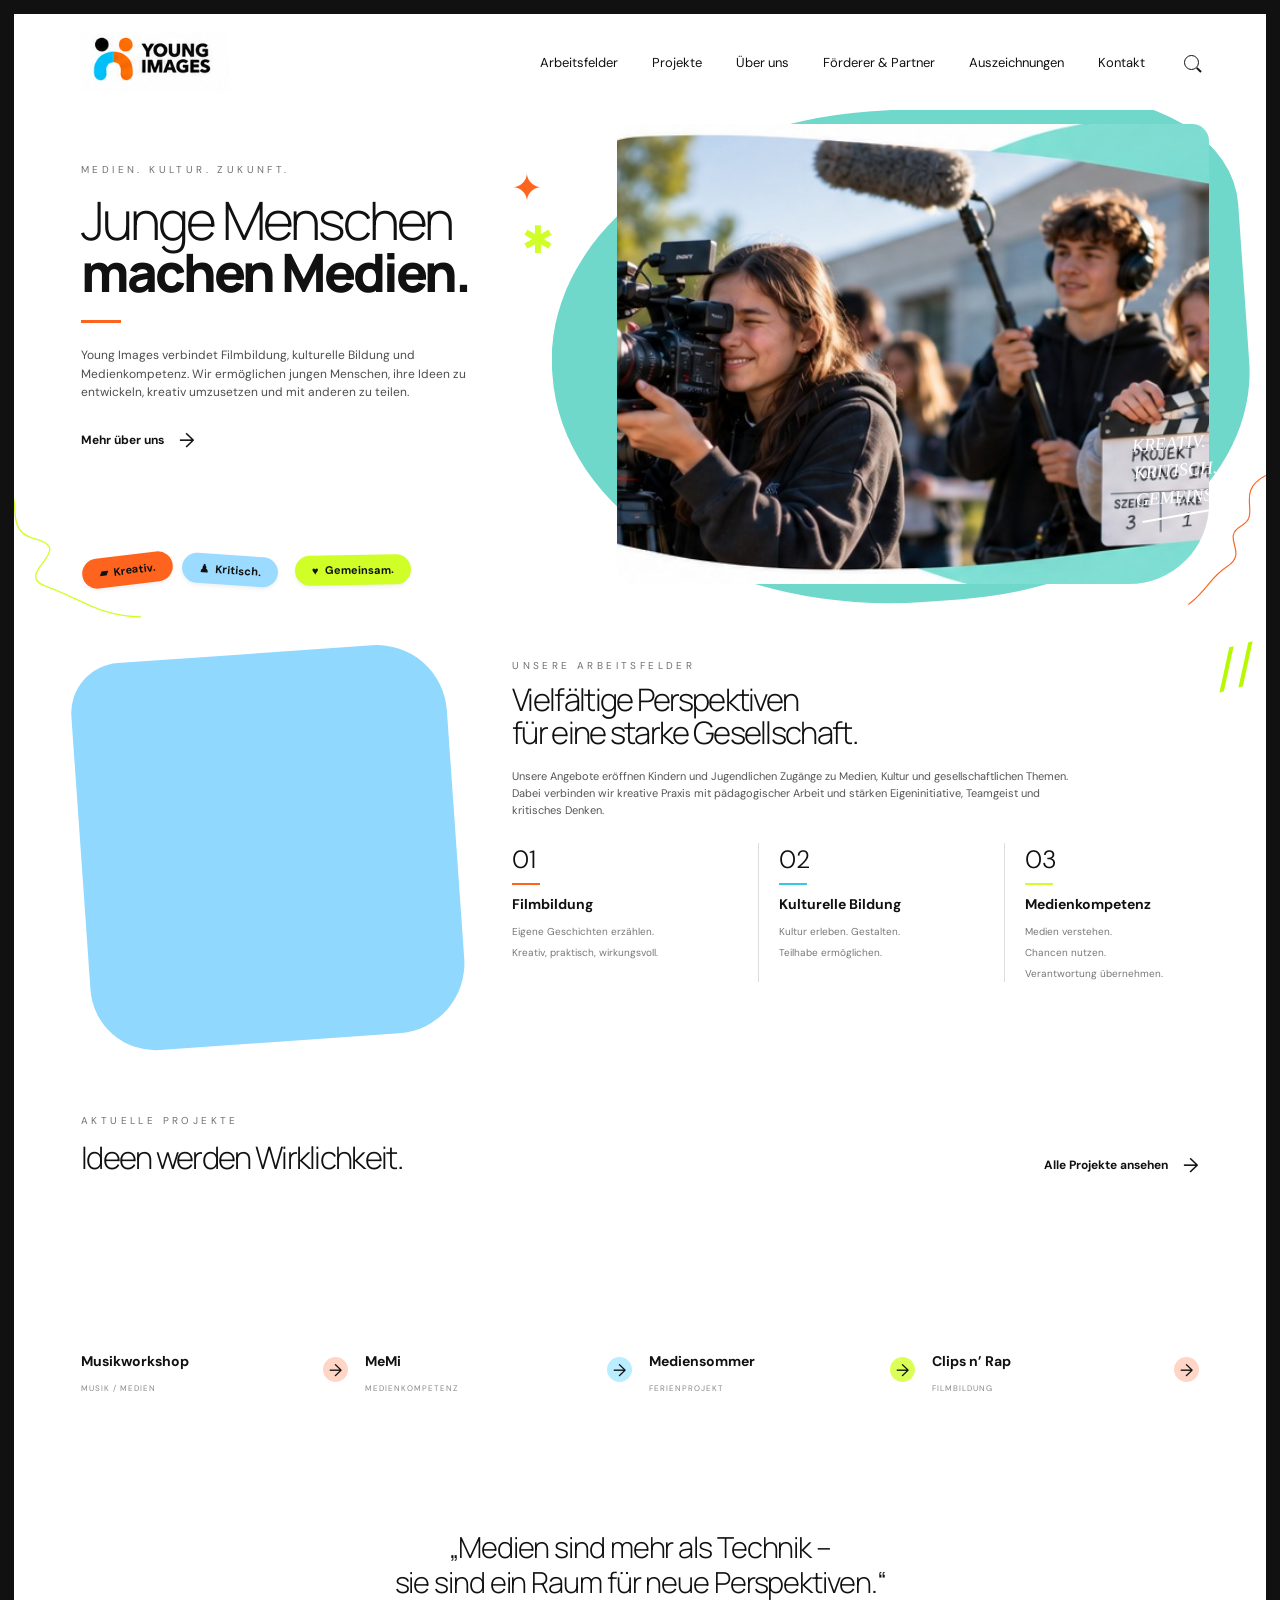
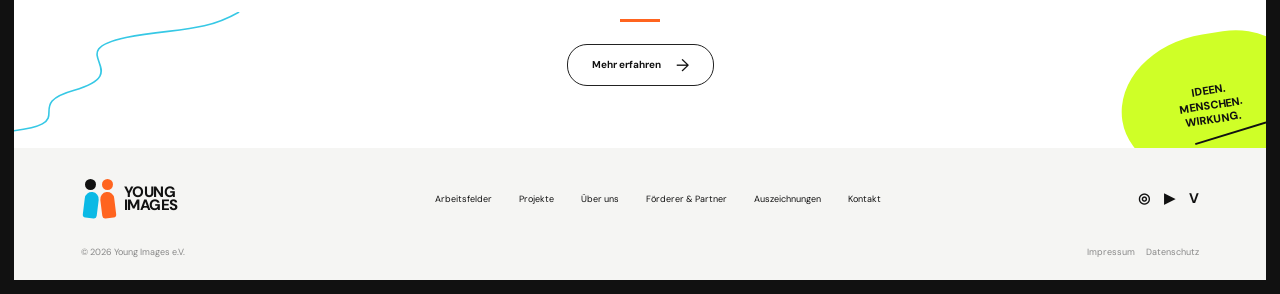
<file: index.html>
<!doctype html>
<html lang="de">
<head>
<meta charset="utf-8">
<meta name="viewport" content="width=device-width, initial-scale=1">
<title>Young Images – Junge Menschen machen Medien.</title>
<link rel="stylesheet" href="css/style.css">
</head>
<body>
<div class="site">

<header>
  <a class="logo" href="#">
    <img class="logo-image" src="assets/young-images-logo.png" alt="Young Images">
  </a>
  <nav>
    <a href="#arbeitsfelder">Arbeitsfelder</a>
    <a href="#projekte">Projekte</a>
    <a href="#ueber-uns">Über uns</a>
    <a href="#partner">Förderer &amp; Partner</a>
    <a href="#auszeichnungen">Auszeichnungen</a>
    <a href="#kontakt">Kontakt</a>
    <span class="search"></span>
  </nav>
</header>

<section class="hero">
  <div class="hero-copy">
    <div class="eyebrow">MEDIEN. KULTUR. ZUKUNFT.</div>
    <h1>Junge Menschen<br><strong>machen Medien.</strong></h1>
    <div class="line orange-line"></div>
    <p>Young Images verbindet Filmbildung, kulturelle Bildung und Medienkompetenz. Wir ermöglichen jungen Menschen, ihre Ideen zu entwickeln, kreativ umzusetzen und mit anderen zu teilen.</p>
    <a class="link" href="#ueber-uns">Mehr über uns <b>→</b></a>
    <span class="star orange-star">✦</span>
    <span class="star lime-star">✱</span>
    <svg class="scribble left" viewBox="0 0 190 180"><path d="M0 25 C70 0 15 65 63 77 C116 90 35 119 78 134 C118 148 142 170 190 170"/></svg>
  </div>

  <div class="hero-media">
    <div class="blob hero-blob"></div>
    <div class="hero-photo"></div>
    <div class="hand">KREATIV.<br>KRITISCH.<br>GEMEINSAM.<span></span></div>
    <svg class="scribble right" viewBox="0 0 120 190"><path d="M110 5 C65 28 105 59 76 75 C46 92 87 112 56 132 C31 148 29 165 2 185"/></svg>
  </div>

  <div class="tags">
    <span class="tag orange-tag">▰ &nbsp;Kreativ.</span>
    <span class="tag blue-tag">♟ &nbsp;Kritisch.</span>
    <span class="tag lime-tag">♥ &nbsp;Gemeinsam.</span>
  </div>
</section>

<section class="work" id="arbeitsfelder">
  <div class="work-image-wrap">
    <div class="blob work-blob"></div>
    <div class="work-photo"></div>
  </div>
  <div class="work-content">
    <div class="eyebrow">UNSERE ARBEITSFELDER</div>
    <h2>Vielfältige Perspektiven<br>für eine starke Gesellschaft.</h2>
    <p>Unsere Angebote eröffnen Kindern und Jugendlichen Zugänge zu Medien, Kultur und gesellschaftlichen Themen. Dabei verbinden wir kreative Praxis mit pädagogischer Arbeit und stärken Eigeninitiative, Teamgeist und kritisches Denken.</p>
    <div class="fields">
      <article><div class="number orange-under">01</div><h3>Filmbildung</h3><small>Eigene Geschichten erzählen.<br>Kreativ, praktisch, wirkungsvoll.</small></article>
      <article><div class="number blue-under">02</div><h3>Kulturelle Bildung</h3><small>Kultur erleben. Gestalten.<br>Teilhabe ermöglichen.</small></article>
      <article><div class="number lime-under">03</div><h3>Medienkompetenz</h3><small>Medien verstehen.<br>Chancen nutzen.<br>Verantwortung übernehmen.</small></article>
    </div>
    <span class="work-spark">╱╱</span>
  </div>
</section>

<section class="projects" id="projekte">
  <div class="section-head">
    <div><div class="eyebrow">AKTUELLE PROJEKTE</div><h2>Ideen werden Wirklichkeit.</h2></div>
    <a class="link" href="#">Alle Projekte ansehen <b>→</b></a>
  </div>
  <div class="project-grid">
    <a class="project" href="#"><div class="p-photo p1"></div><div class="p-bottom"><div><h3>Musikworkshop</h3><small>MUSIK / MEDIEN</small></div><span class="arrow orange-bg">→</span></div></a>
    <a class="project" href="#"><div class="p-photo p2"></div><div class="p-bottom"><div><h3>MeMi</h3><small>MEDIENKOMPETENZ</small></div><span class="arrow blue-bg">→</span></div></a>
    <a class="project" href="#"><div class="p-photo p3"></div><div class="p-bottom"><div><h3>Mediensommer</h3><small>FERIENPROJEKT</small></div><span class="arrow lime-bg">→</span></div></a>
    <a class="project" href="#"><div class="p-photo p4"></div><div class="p-bottom"><div><h3>Clips n’ Rap</h3><small>FILMBILDUNG</small></div><span class="arrow orange-bg">→</span></div></a>
  </div>
</section>

<section class="statement" id="ueber-uns">
  <svg class="bottom-scribble" viewBox="0 0 260 150"><path d="M0 128 C100 120 22 100 83 83 C151 63 67 42 138 27 C190 17 220 22 258 0"/></svg>
  <div class="idea">IDEEN.<br>MENSCHEN.<br>WIRKUNG.<span></span></div>
  <blockquote>„Medien sind mehr als Technik –<br>sie sind ein Raum für neue Perspektiven.“</blockquote>
  <div class="line orange-line"></div>
  <a class="button" href="#">Mehr erfahren <b>→</b></a>
</section>

<footer id="kontakt">
  <div class="footer-top">
    <a class="logo" href="#"><span class="mark"><i class="black"></i><i class="orange"></i><i class="blue"></i><i class="orange-body"></i></span><span>YOUNG<br>IMAGES</span></a>
    <div class="footer-nav">
      <a href="#arbeitsfelder">Arbeitsfelder</a><a href="#projekte">Projekte</a><a href="#ueber-uns">Über uns</a><a href="#partner">Förderer &amp; Partner</a><a href="#auszeichnungen">Auszeichnungen</a><a href="#kontakt">Kontakt</a>
    </div>
    <div class="social">◎　▶　V</div>
  </div>
  <div class="footer-bottom"><span>© 2026 Young Images e.V.</span><span>Impressum　 Datenschutz</span></div>
</footer>

</div>
<script src="js/main.js"></script>
</body>
</html>
</file>
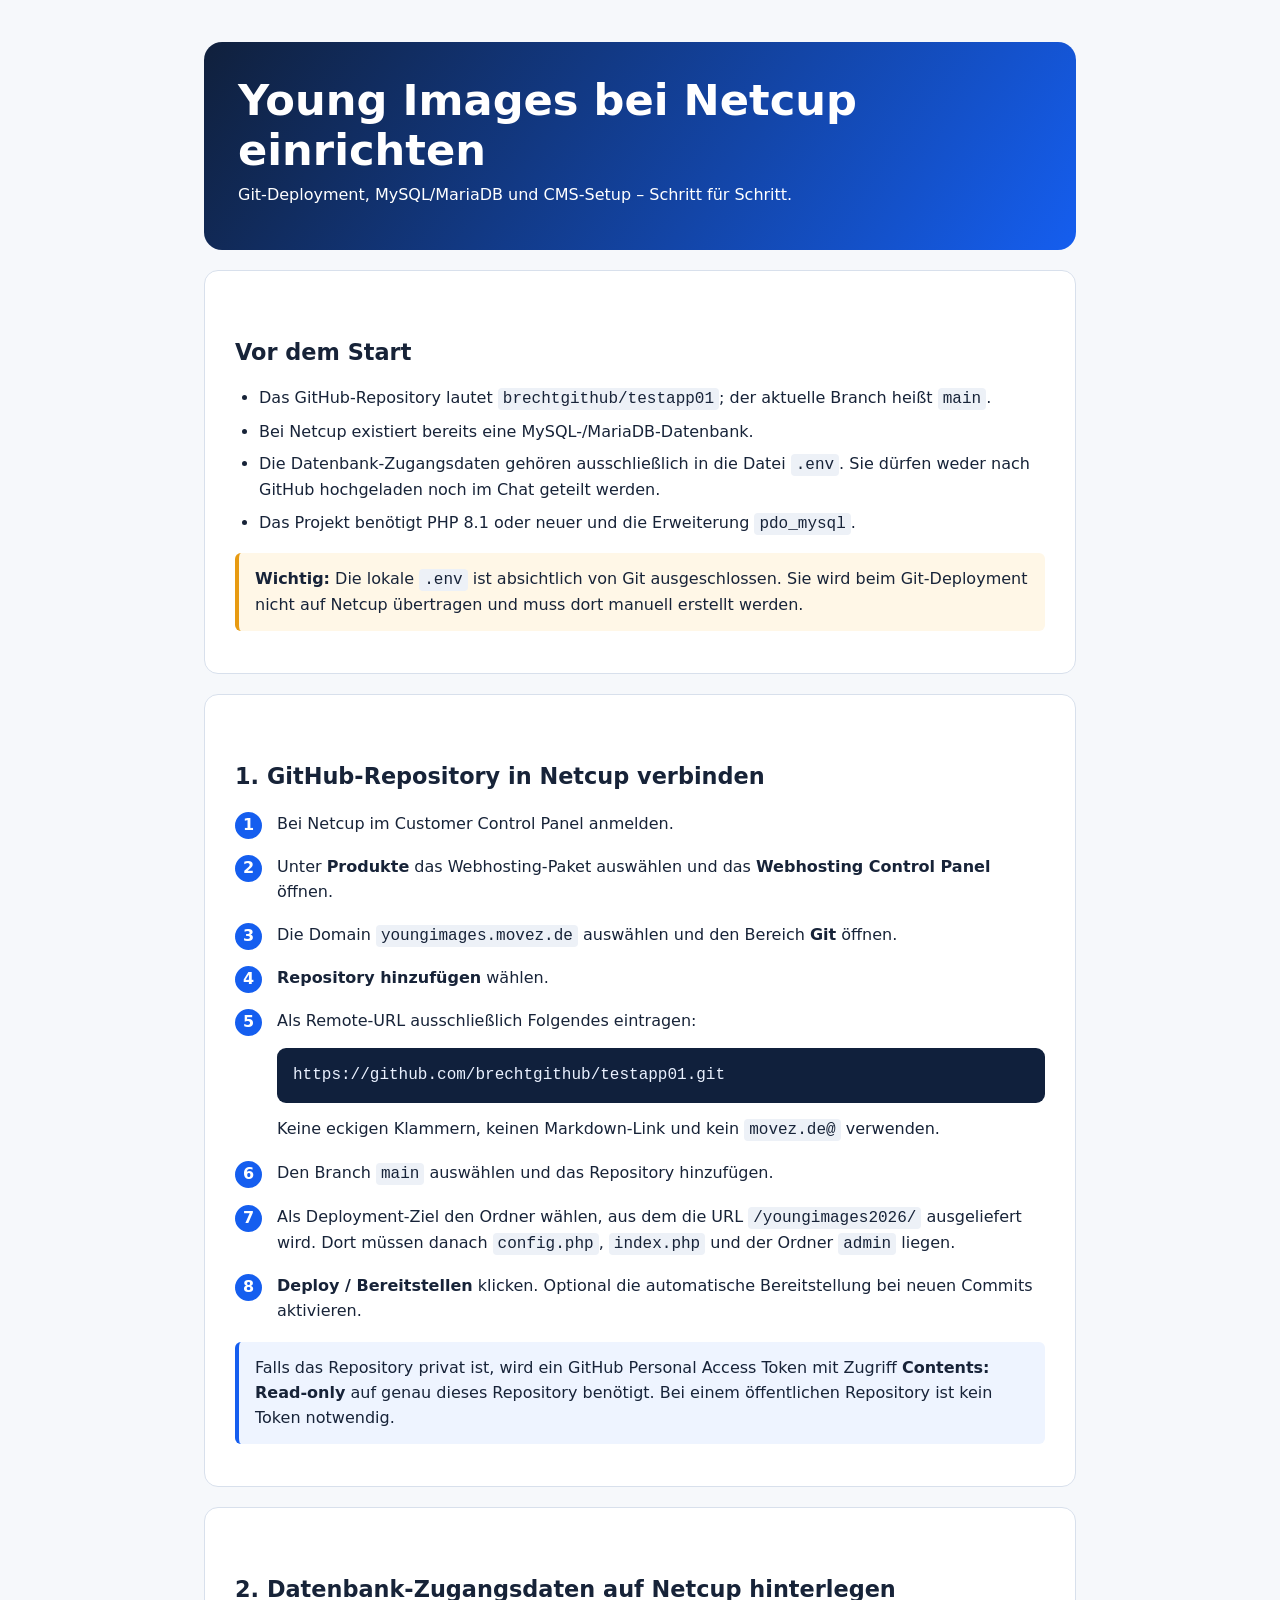
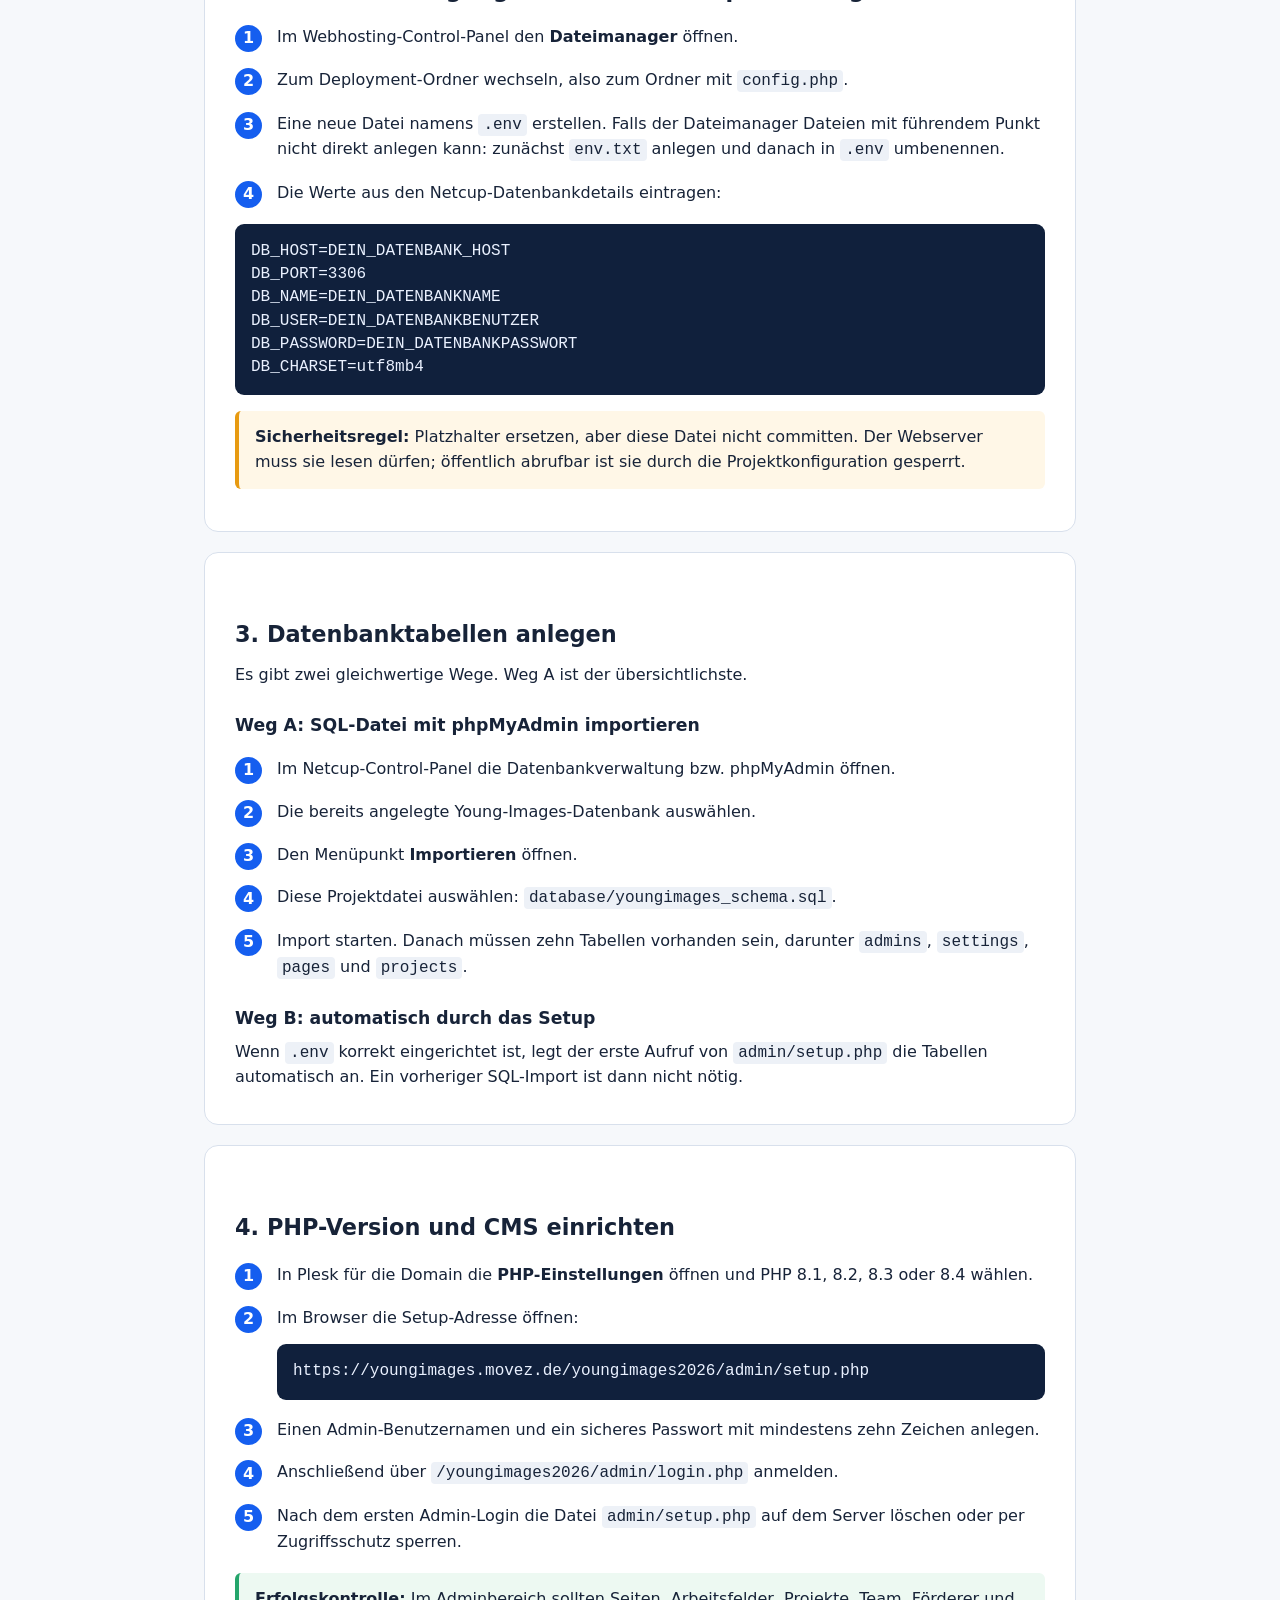
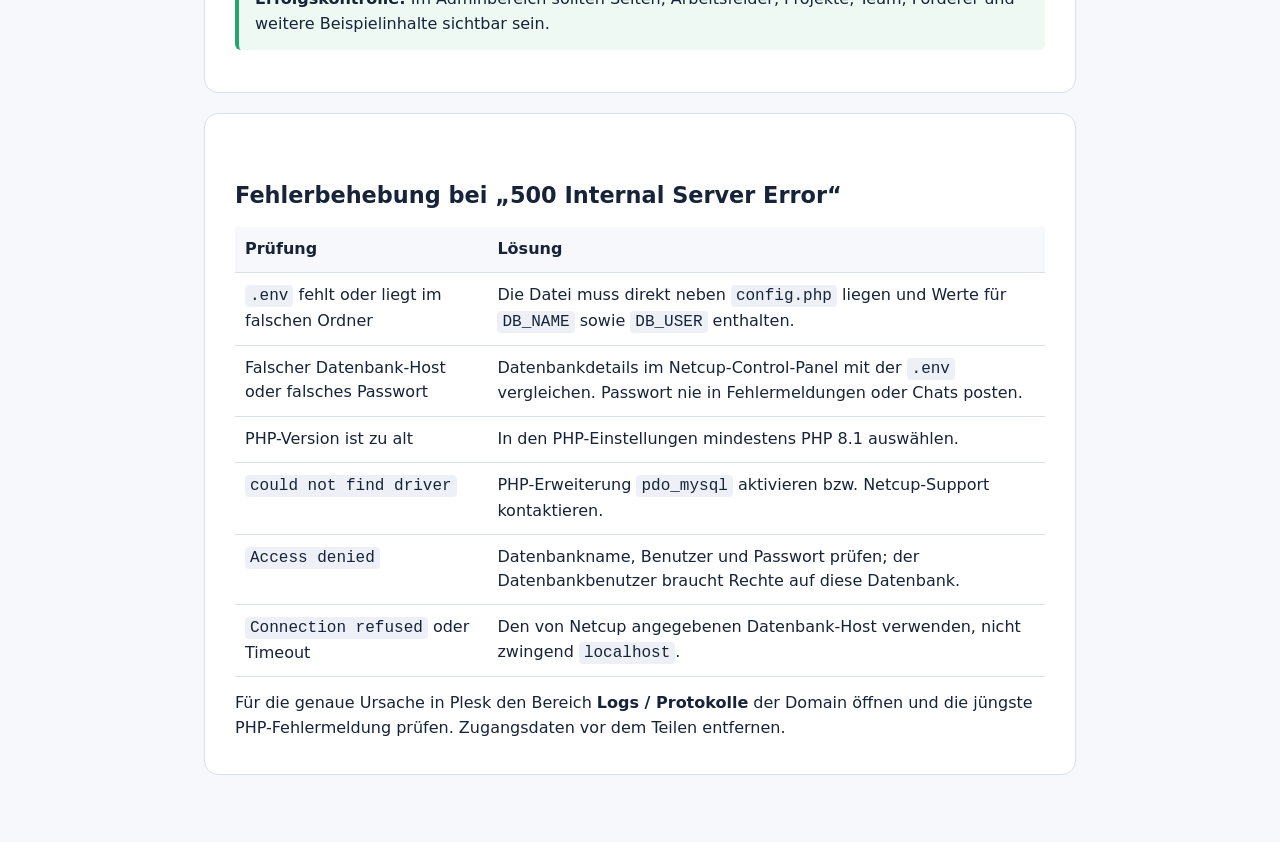
<file: docs/netcup-setup-anleitung.html>
<!doctype html>
<html lang="de">
<head>
  <meta charset="utf-8">
  <meta name="viewport" content="width=device-width, initial-scale=1">
  <title>Young Images – Netcup-Setup-Anleitung</title>
  <style>
    :root { --ink:#172338; --blue:#155eef; --pale:#eef4ff; --line:#d8e0ec; --ok:#087443; --warn:#9a5b00; }
    * { box-sizing:border-box; }
    body { margin:0; font:16px/1.55 system-ui,-apple-system,"Segoe UI",sans-serif; color:var(--ink); background:#f6f8fb; }
    main { max-width:920px; margin:42px auto; padding:0 24px 48px; }
    header { padding:34px; color:white; background:linear-gradient(125deg,#10203c,#155eef); border-radius:18px; }
    h1 { margin:0 0 8px; font-size:clamp(1.8rem,4vw,2.7rem); line-height:1.15; }
    h2 { margin:38px 0 12px; font-size:1.4rem; }
    h3 { margin:24px 0 8px; font-size:1.08rem; }
    section { background:white; border:1px solid var(--line); border-radius:14px; padding:26px 30px; margin-top:20px; }
    p { margin:8px 0; }
    ol,ul { padding-left:24px; }
    li { margin:8px 0; }
    code,pre { font-family:ui-monospace,SFMono-Regular,Consolas,monospace; }
    code { padding:2px 5px; background:#edf1f7; border-radius:4px; }
    pre { overflow:auto; margin:14px 0; padding:16px; color:#eaf1ff; background:#10203c; border-radius:9px; line-height:1.45; }
    .note { padding:14px 16px; margin:16px 0; border-left:4px solid var(--blue); background:var(--pale); border-radius:6px; }
    .warning { border-color:#e79a11; background:#fff7e7; }
    .ok { border-color:#24a56b; background:#edf9f2; }
    .steps { counter-reset:step; list-style:none; padding:0; }
    .steps > li { position:relative; padding-left:42px; margin:18px 0; }
    .steps > li::before { counter-increment:step; content:counter(step); position:absolute; left:0; top:0; display:grid; place-items:center; width:27px; height:27px; color:white; font-weight:700; background:var(--blue); border-radius:50%; }
    table { width:100%; border-collapse:collapse; margin:14px 0; }
    th,td { padding:10px; text-align:left; border-bottom:1px solid var(--line); vertical-align:top; }
    th { background:#f6f8fb; }
    @media print { body { background:white; } main { max-width:none; margin:0; } section { break-inside:avoid; } }
  </style>
</head>
<body>
<main>
  <header>
    <h1>Young Images bei Netcup einrichten</h1>
    <p>Git-Deployment, MySQL/MariaDB und CMS-Setup – Schritt für Schritt.</p>
  </header>

  <section>
    <h2>Vor dem Start</h2>
    <ul>
      <li>Das GitHub-Repository lautet <code>brechtgithub/testapp01</code>; der aktuelle Branch heißt <code>main</code>.</li>
      <li>Bei Netcup existiert bereits eine MySQL-/MariaDB-Datenbank.</li>
      <li>Die Datenbank-Zugangsdaten gehören ausschließlich in die Datei <code>.env</code>. Sie dürfen weder nach GitHub hochgeladen noch im Chat geteilt werden.</li>
      <li>Das Projekt benötigt PHP 8.1 oder neuer und die Erweiterung <code>pdo_mysql</code>.</li>
    </ul>
    <div class="note warning"><strong>Wichtig:</strong> Die lokale <code>.env</code> ist absichtlich von Git ausgeschlossen. Sie wird beim Git-Deployment nicht auf Netcup übertragen und muss dort manuell erstellt werden.</div>
  </section>

  <section>
    <h2>1. GitHub-Repository in Netcup verbinden</h2>
    <ol class="steps">
      <li>Bei Netcup im Customer Control Panel anmelden.</li>
      <li>Unter <strong>Produkte</strong> das Webhosting-Paket auswählen und das <strong>Webhosting Control Panel</strong> öffnen.</li>
      <li>Die Domain <code>youngimages.movez.de</code> auswählen und den Bereich <strong>Git</strong> öffnen.</li>
      <li><strong>Repository hinzufügen</strong> wählen.</li>
      <li>Als Remote-URL ausschließlich Folgendes eintragen:
        <pre>https://github.com/brechtgithub/testapp01.git</pre>
        Keine eckigen Klammern, keinen Markdown-Link und kein <code>movez.de@</code> verwenden.
      </li>
      <li>Den Branch <code>main</code> auswählen und das Repository hinzufügen.</li>
      <li>Als Deployment-Ziel den Ordner wählen, aus dem die URL <code>/youngimages2026/</code> ausgeliefert wird. Dort müssen danach <code>config.php</code>, <code>index.php</code> und der Ordner <code>admin</code> liegen.</li>
      <li><strong>Deploy / Bereitstellen</strong> klicken. Optional die automatische Bereitstellung bei neuen Commits aktivieren.</li>
    </ol>
    <div class="note">Falls das Repository privat ist, wird ein GitHub Personal Access Token mit Zugriff <strong>Contents: Read-only</strong> auf genau dieses Repository benötigt. Bei einem öffentlichen Repository ist kein Token notwendig.</div>
  </section>

  <section>
    <h2>2. Datenbank-Zugangsdaten auf Netcup hinterlegen</h2>
    <ol class="steps">
      <li>Im Webhosting-Control-Panel den <strong>Dateimanager</strong> öffnen.</li>
      <li>Zum Deployment-Ordner wechseln, also zum Ordner mit <code>config.php</code>.</li>
      <li>Eine neue Datei namens <code>.env</code> erstellen. Falls der Dateimanager Dateien mit führendem Punkt nicht direkt anlegen kann: zunächst <code>env.txt</code> anlegen und danach in <code>.env</code> umbenennen.</li>
      <li>Die Werte aus den Netcup-Datenbankdetails eintragen:</li>
    </ol>
    <pre>DB_HOST=DEIN_DATENBANK_HOST
DB_PORT=3306
DB_NAME=DEIN_DATENBANKNAME
DB_USER=DEIN_DATENBANKBENUTZER
DB_PASSWORD=DEIN_DATENBANKPASSWORT
DB_CHARSET=utf8mb4</pre>
    <div class="note warning"><strong>Sicherheitsregel:</strong> Platzhalter ersetzen, aber diese Datei nicht committen. Der Webserver muss sie lesen dürfen; öffentlich abrufbar ist sie durch die Projektkonfiguration gesperrt.</div>
  </section>

  <section>
    <h2>3. Datenbanktabellen anlegen</h2>
    <p>Es gibt zwei gleichwertige Wege. Weg A ist der übersichtlichste.</p>
    <h3>Weg A: SQL-Datei mit phpMyAdmin importieren</h3>
    <ol class="steps">
      <li>Im Netcup-Control-Panel die Datenbankverwaltung bzw. phpMyAdmin öffnen.</li>
      <li>Die bereits angelegte Young-Images-Datenbank auswählen.</li>
      <li>Den Menüpunkt <strong>Importieren</strong> öffnen.</li>
      <li>Diese Projektdatei auswählen: <code>database/youngimages_schema.sql</code>.</li>
      <li>Import starten. Danach müssen zehn Tabellen vorhanden sein, darunter <code>admins</code>, <code>settings</code>, <code>pages</code> und <code>projects</code>.</li>
    </ol>
    <h3>Weg B: automatisch durch das Setup</h3>
    <p>Wenn <code>.env</code> korrekt eingerichtet ist, legt der erste Aufruf von <code>admin/setup.php</code> die Tabellen automatisch an. Ein vorheriger SQL-Import ist dann nicht nötig.</p>
  </section>

  <section>
    <h2>4. PHP-Version und CMS einrichten</h2>
    <ol class="steps">
      <li>In Plesk für die Domain die <strong>PHP-Einstellungen</strong> öffnen und PHP 8.1, 8.2, 8.3 oder 8.4 wählen.</li>
      <li>Im Browser die Setup-Adresse öffnen:
        <pre>https://youngimages.movez.de/youngimages2026/admin/setup.php</pre>
      </li>
      <li>Einen Admin-Benutzernamen und ein sicheres Passwort mit mindestens zehn Zeichen anlegen.</li>
      <li>Anschließend über <code>/youngimages2026/admin/login.php</code> anmelden.</li>
      <li>Nach dem ersten Admin-Login die Datei <code>admin/setup.php</code> auf dem Server löschen oder per Zugriffsschutz sperren.</li>
    </ol>
    <div class="note ok"><strong>Erfolgskontrolle:</strong> Im Adminbereich sollten Seiten, Arbeitsfelder, Projekte, Team, Förderer und weitere Beispielinhalte sichtbar sein.</div>
  </section>

  <section>
    <h2>Fehlerbehebung bei „500 Internal Server Error“</h2>
    <table>
      <thead><tr><th>Prüfung</th><th>Lösung</th></tr></thead>
      <tbody>
        <tr><td><code>.env</code> fehlt oder liegt im falschen Ordner</td><td>Die Datei muss direkt neben <code>config.php</code> liegen und Werte für <code>DB_NAME</code> sowie <code>DB_USER</code> enthalten.</td></tr>
        <tr><td>Falscher Datenbank-Host oder falsches Passwort</td><td>Datenbankdetails im Netcup-Control-Panel mit der <code>.env</code> vergleichen. Passwort nie in Fehlermeldungen oder Chats posten.</td></tr>
        <tr><td>PHP-Version ist zu alt</td><td>In den PHP-Einstellungen mindestens PHP 8.1 auswählen.</td></tr>
        <tr><td><code>could not find driver</code></td><td>PHP-Erweiterung <code>pdo_mysql</code> aktivieren bzw. Netcup-Support kontaktieren.</td></tr>
        <tr><td><code>Access denied</code></td><td>Datenbankname, Benutzer und Passwort prüfen; der Datenbankbenutzer braucht Rechte auf diese Datenbank.</td></tr>
        <tr><td><code>Connection refused</code> oder Timeout</td><td>Den von Netcup angegebenen Datenbank-Host verwenden, nicht zwingend <code>localhost</code>.</td></tr>
      </tbody>
    </table>
    <p>Für die genaue Ursache in Plesk den Bereich <strong>Logs / Protokolle</strong> der Domain öffnen und die jüngste PHP-Fehlermeldung prüfen. Zugangsdaten vor dem Teilen entfernen.</p>
  </section>
</main>
</body>
</html>
</file>
<file: css/style.css>
@import url('https://fonts.googleapis.com/css2?family=DM+Sans:wght@400;500;600;700&family=Manrope:wght@300;400;600;700;800&display=swap');
:root{--black:#111;--orange:#ff641f;--cyan:#36c8e5;--lime:#cfff27;--mint:#70d7cb;--blue:#9bdbff}
*{box-sizing:border-box}html{scroll-behavior:smooth}body{margin:0;background:#111;font-family:"DM Sans",Arial,sans-serif;color:#111}.site{width:min(1440px,calc(100% - 28px));margin:14px auto;background:#fff;overflow:hidden}
a{color:inherit;text-decoration:none}.logo{display:flex;align-items:center;gap:8px;font-weight:800;font-size:15px;line-height:.86;letter-spacing:-.6px}.mark{width:35px;height:39px;display:block;position:relative}.mark i{position:absolute;display:block}.mark .black,.mark .orange{width:11px;height:11px;border-radius:50%;top:0}.mark .black{left:4px;background:#111}.mark .orange{right:3px;background:var(--orange)}.mark .blue,.mark .orange-body{width:14px;height:26px;bottom:0;border-radius:12px 12px 5px 5px}.mark .blue{left:3px;background:#0bb9e5;transform:rotate(7deg)}.mark .orange-body{right:1px;background:var(--orange);transform:rotate(-7deg)}
header{height:96px;padding:0 67px;display:flex;justify-content:space-between;align-items:center}nav{display:flex;align-items:center;gap:34px;font-size:13px}nav a:hover,.footer-nav a:hover{opacity:.45}.search{width:15px;height:15px;border:1.7px solid #111;border-radius:50%;position:relative;margin-left:5px}.search:after{content:"";position:absolute;width:6px;height:1.7px;background:#111;right:-4px;bottom:-2px;transform:rotate(45deg)}
.hero{height:505px;display:grid;grid-template-columns:43% 57%;position:relative}.hero-copy{padding:53px 20px 40px 67px;position:relative}.eyebrow{font-size:10px;letter-spacing:3.4px;color:#707070}.hero h1{font-family:Manrope,Arial;font-size:53px;line-height:.99;letter-spacing:-3px;font-weight:300;margin:18px 0 21px}.hero h1 strong{font-weight:800}.line{width:40px;height:3px}.orange-line{background:var(--orange)}.hero-copy .line{margin-bottom:23px}.hero-copy p{max-width:430px;font-size:12px;line-height:1.55;color:#4d4d4d;margin:0 0 25px}.link{font-size:12px;font-weight:700;display:inline-flex;align-items:center;gap:15px}.link b{font-size:20px;font-weight:400}.hero-media{position:relative;overflow:hidden}.blob{position:absolute}.hero-blob{inset:0 18px 12px 0;background:var(--mint);border-radius:48% 24% 44% 51%;transform:rotate(-4deg)}.hero-photo{position:absolute;left:9%;right:8%;top:14px;bottom:31px;background:url("../assets/images/young-people-filming.jpg") center/cover;border-radius:17px 17px 80px 18px}.hand{position:absolute;right:25px;bottom:99px;color:white;font:italic 18px/1.5 cursive;transform:rotate(-4deg)}.hand span{display:block;width:72px;border-top:2px solid #fff;transform:rotate(-6deg);margin:4px 0 0 5px}.star{position:absolute;font-size:38px}.orange-star{right:9px;top:53px;color:var(--orange)}.lime-star{right:-2px;top:105px;color:var(--lime)}.scribble{position:absolute;fill:none;stroke-width:1.6}.scribble.left{width:160px;height:155px;left:-33px;bottom:-12px;stroke:var(--lime)}.scribble.right{width:86px;height:160px;right:-7px;bottom:-5px;stroke:var(--orange)}.tags{position:absolute;left:68px;bottom:30px;display:flex;gap:9px;z-index:5}.tag{padding:8px 17px;border-radius:22px;font-size:11px;font-weight:700;box-shadow:0 2px 4px #0001}.orange-tag{background:var(--orange);transform:rotate(-7deg)}.blue-tag{background:var(--blue);transform:rotate(4deg)}.lime-tag{background:var(--lime);transform:rotate(-1deg);margin-left:8px}
.work{width:calc(100% - 134px);margin:auto;padding:37px 0 72px;display:grid;grid-template-columns:34% 66%;gap:51px}.work-image-wrap{height:390px;position:relative}.work-blob{inset:1px 5px 0 0;background:#91d8ff;border-radius:50px 70px 70px 65px;transform:rotate(-4deg)}.work-photo{position:absolute;left:12px;right:8px;top:26px;bottom:8px;background:url("https://images.unsplash.com/photo-1492724441997-5dc865305da7?auto=format&fit=crop&w=1000&q=90") center/cover;border-radius:50px 62px 62px 75px}.work-content{position:relative;padding-top:7px}.work-content h2,.section-head h2{font-family:Manrope;font-weight:300;letter-spacing:-1.7px}.work-content h2{font-size:31px;line-height:1.05;margin:11px 0 20px}.work-content>p{max-width:570px;font-size:11px;line-height:1.55;color:#555;margin:0 0 24px}.fields{display:grid;grid-template-columns:repeat(3,1fr);margin-top:3px}.fields article{border-left:1px solid #ddd;padding:0 20px}.fields article:first-child{border-left:0;padding-left:0}.number{font-size:25px;font-weight:300;position:relative;padding-bottom:9px;margin-bottom:10px}.number:after{content:"";position:absolute;left:0;bottom:0;width:28px;height:2px}.orange-under:after{background:var(--orange)}.blue-under:after{background:var(--cyan)}.lime-under:after{background:var(--lime)}.fields h3{font-size:14px;margin:0 0 6px}.fields small{font-size:10px;line-height:1.5;color:#777}.work-spark{position:absolute;right:-5px;top:-7px;color:#b6f900;font-size:34px;font-weight:700;transform:rotate(-15deg)}
.projects{width:calc(100% - 134px);margin:auto;padding:0 0 72px}.section-head{display:flex;justify-content:space-between;align-items:end;margin-bottom:20px}.section-head h2{font-size:31px;margin:9px 0 0}.project-grid{display:grid;grid-template-columns:repeat(4,1fr);gap:17px}.p-photo{height:145px;background-position:center;background-size:cover}.p1{background-image:url("https://images.unsplash.com/photo-1516035069371-29a1b244cc32?auto=format&fit=crop&w=700&q=85")}.p2{background-image:url("https://images.unsplash.com/photo-1529390079861-591de354faf5?auto=format&fit=crop&w=700&q=85")}.p3{background-image:url("https://images.unsplash.com/photo-1574717024653-61fd2cf4d44d?auto=format&fit=crop&w=700&q=85")}.p4{background-image:url("https://images.unsplash.com/photo-1586899028174-e7098604235b?auto=format&fit=crop&w=700&q=85")}.p-bottom{display:flex;justify-content:space-between;align-items:center}.project h3{font-size:14px;margin:9px 0 5px}.project small{font-size:8px;letter-spacing:1px;color:#888}.arrow{width:25px;height:25px;border-radius:50%;display:grid;place-items:center;font-size:17px;font-weight:400}.orange-bg{background:#ffd5c5}.blue-bg{background:#b9edff}.lime-bg{background:#dcff55}
.statement{height:280px;position:relative;display:flex;flex-direction:column;align-items:center;justify-content:center;text-align:center;overflow:hidden}.statement blockquote{font-family:Manrope;font-size:29px;font-weight:300;line-height:1.18;letter-spacing:-1.1px;margin:0 0 20px}.statement .line{margin-bottom:22px}.button{border:1px solid #222;border-radius:20px;padding:9px 24px;font-size:10px;font-weight:700;display:flex;gap:15px;align-items:center}.button b{font-size:17px;font-weight:400}.idea{position:absolute;right:-35px;bottom:-28px;width:180px;height:142px;background:var(--lime);border-radius:58% 42% 45% 55%;display:flex;align-items:center;justify-content:center;text-align:center;font-size:11px;font-weight:800;line-height:1.35;transform:rotate(-9deg)}.idea span{position:absolute;width:74px;border-top:2px solid #111;bottom:39px;right:38px;transform:rotate(-8deg)}.bottom-scribble{position:absolute;left:-18px;bottom:-5px;width:245px;stroke:var(--cyan);fill:none;stroke-width:1.7}
footer{background:#f5f5f3;padding:31px 67px 21px}.footer-top{display:flex;align-items:center;justify-content:space-between}.footer-nav{display:flex;gap:27px;font-size:9px}.social{font-size:14px;font-weight:700}.footer-bottom{display:flex;justify-content:space-between;color:#888;font-size:9px;margin-top:28px}
@media(max-width:1000px){header{height:88px;padding:0 30px}nav{gap:15px}nav a:nth-child(n+4){display:none}.hero{grid-template-columns:1fr;height:auto}.hero-copy{padding:55px 35px 85px}.hero-media{height:430px}.tags{left:35px}.work,.projects{width:calc(100% - 70px)}.work{grid-template-columns:1fr}.work-image-wrap{height:390px}.project-grid{grid-template-columns:repeat(2,1fr)}footer{padding:30px}.footer-nav{gap:14px}}
@media(max-width:600px){.site{width:calc(100% - 10px);margin:5px auto}header{height:76px;padding:0 18px}nav{display:none}.hero-copy{padding:45px 22px 80px}.hero h1{font-size:42px}.hero-media{height:355px}.hero-photo{left:6%;right:6%}.tags{left:22px;bottom:20px;max-width:270px;flex-wrap:wrap}.work,.projects{width:calc(100% - 42px)}.work{padding-top:45px}.work-image-wrap{height:300px}.work-content h2,.section-head h2{font-size:27px}.fields{grid-template-columns:1fr}.fields article,.fields article:first-child{border-left:0;border-top:1px solid #ddd;padding:20px 0}.fields article:first-child{border-top:0}.project-grid{grid-template-columns:1fr}.p-photo{height:210px}.section-head{flex-direction:column;align-items:flex-start;gap:13px}.statement{height:305px}.statement blockquote{font-size:23px}.idea{right:-58px}.bottom-scribble{left:-80px}footer{padding:25px 20px}.footer-top,.footer-bottom{flex-direction:column;align-items:flex-start;gap:22px}.footer-nav{flex-wrap:wrap}}

.logo-image{display:block;width:148px;height:auto;object-fit:contain}.footer-top .logo-image{width:135px}

@media(max-width:1000px){.logo-image{width:132px}.footer-top .logo-image{width:125px}}

@media(max-width:600px){.logo-image{width:125px}.footer-top .logo-image{width:120px}}
</file>
